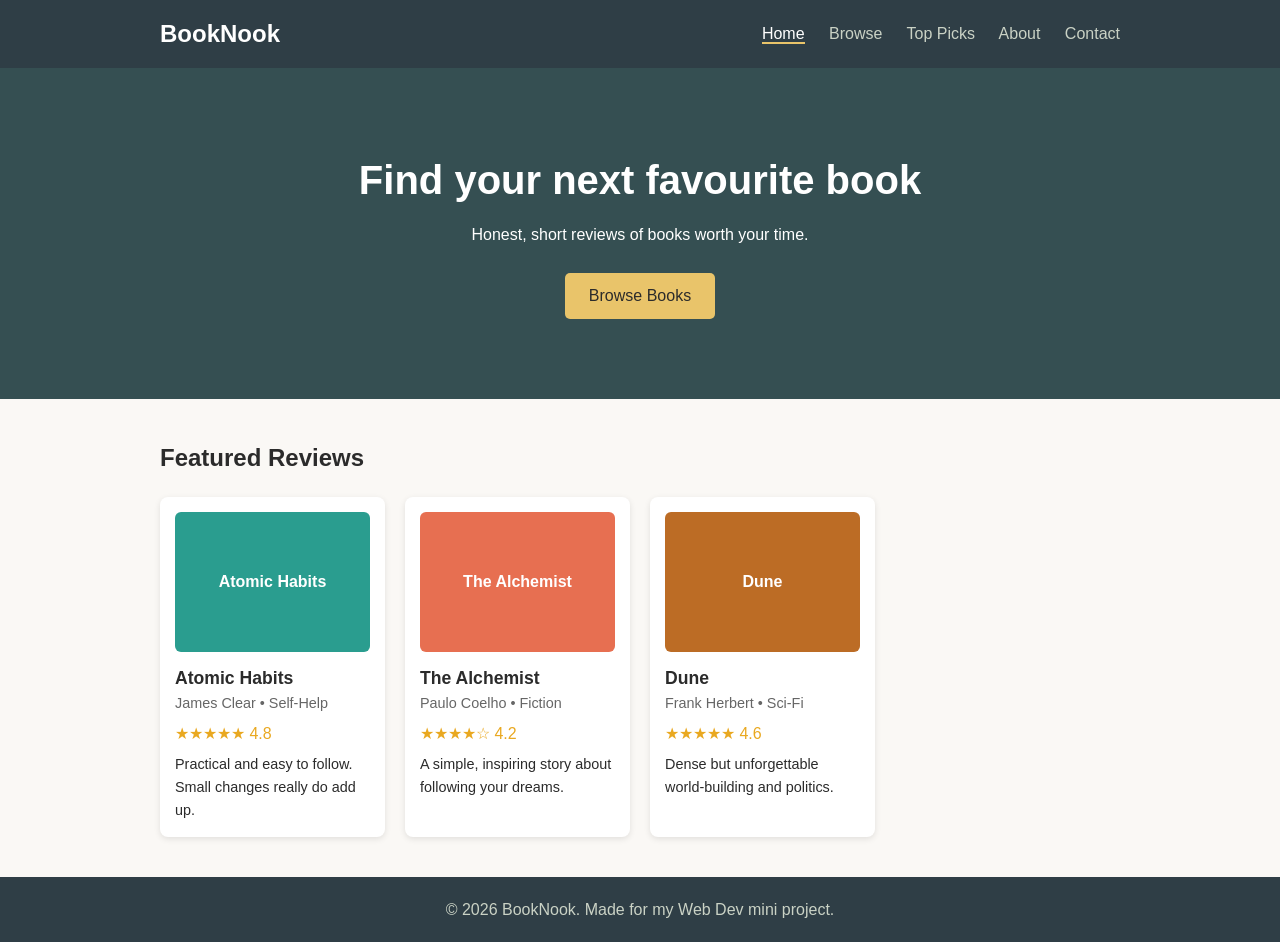
<file: index.html>
<!DOCTYPE html>
<html lang="en">
<head>
  <meta charset="UTF-8">
  <meta name="viewport" content="width=device-width, initial-scale=1.0">
  <title>BookNook | Home</title>
  <link rel="stylesheet" href="style.css">
</head>
<body>
  <header>
    <nav>
      <a class="logo" href="index.html">BookNook</a>
      <div class="links">
        <a href="index.html" class="active">Home</a>
        <a href="browse.html">Browse</a>
        <a href="top-picks.html">Top Picks</a>
        <a href="about.html">About</a>
        <a href="contact.html">Contact</a>
      </div>
    </nav>
  </header>

  <section class="hero">
    <h1>Find your next favourite book</h1>
    <p>Honest, short reviews of books worth your time.</p>
    <a class="btn" href="browse.html">Browse Books</a>
  </section>

  <main>
    <h2>Featured Reviews</h2>
    <div class="grid" id="featuredGrid"></div>
  </main>

  <footer><p>&copy; 2026 BookNook. Made for my Web Dev mini project.</p></footer>
  <script src="script.js"></script>
</body>
</html>
</file>
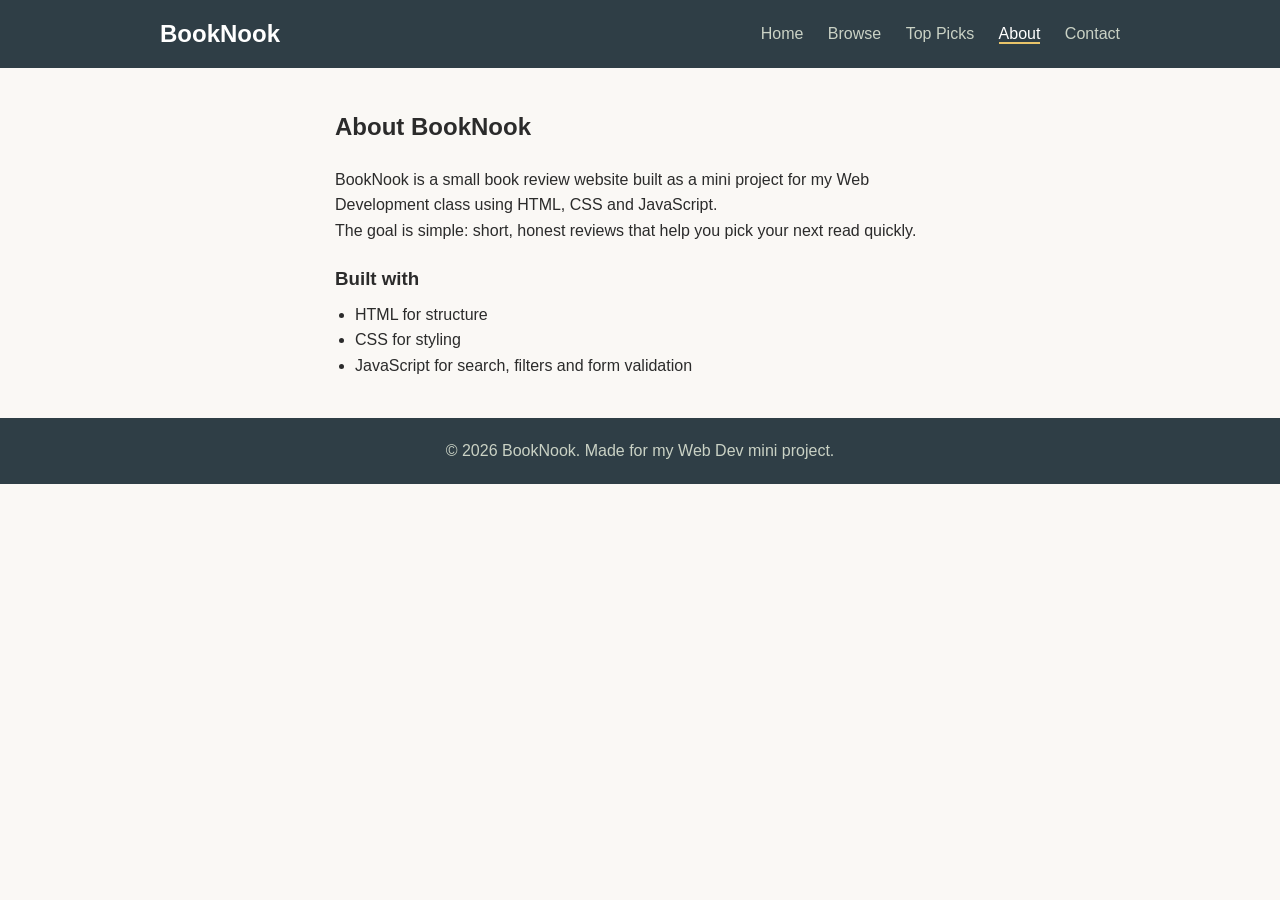
<file: about.html>
<!DOCTYPE html>
<html lang="en">
<head>
  <meta charset="UTF-8">
  <meta name="viewport" content="width=device-width, initial-scale=1.0">
  <title>BookNook | About</title>
  <link rel="stylesheet" href="style.css">
</head>
<body>
  <header>
    <nav>
      <a class="logo" href="index.html">BookNook</a>
      <div class="links">
        <a href="index.html">Home</a>
        <a href="browse.html">Browse</a>
        <a href="top-picks.html">Top Picks</a>
        <a href="about.html" class="active">About</a>
        <a href="contact.html">Contact</a>
      </div>
    </nav>
  </header>

  <main class="narrow">
    <h2>About BookNook</h2>
    <p>BookNook is a small book review website built as a mini project for my Web Development class using HTML, CSS and JavaScript.</p>
    <p>The goal is simple: short, honest reviews that help you pick your next read quickly.</p>
    <h3>Built with</h3>
    <ul>
      <li>HTML for structure</li>
      <li>CSS for styling</li>
      <li>JavaScript for search, filters and form validation</li>
    </ul>
  </main>

  <footer><p>&copy; 2026 BookNook. Made for my Web Dev mini project.</p></footer>
  <script src="script.js"></script>
</body>
</html>
</file>
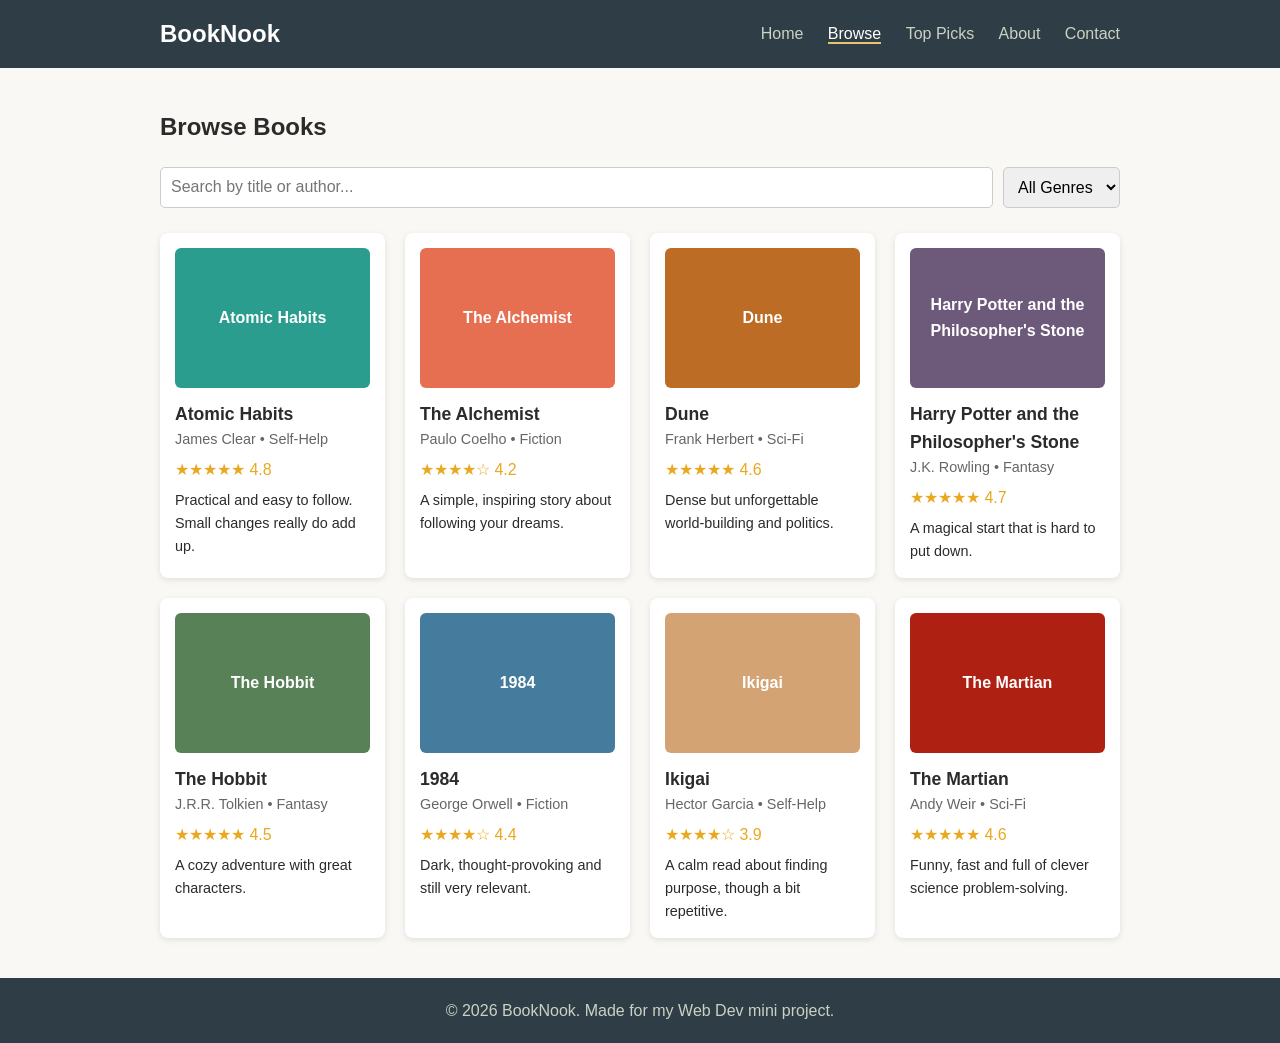
<file: browse.html>
<!DOCTYPE html>
<html lang="en">
<head>
  <meta charset="UTF-8">
  <meta name="viewport" content="width=device-width, initial-scale=1.0">
  <title>BookNook | Browse</title>
  <link rel="stylesheet" href="style.css">
</head>
<body>
  <header>
    <nav>
      <a class="logo" href="index.html">BookNook</a>
      <div class="links">
        <a href="index.html">Home</a>
        <a href="browse.html" class="active">Browse</a>
        <a href="top-picks.html">Top Picks</a>
        <a href="about.html">About</a>
        <a href="contact.html">Contact</a>
      </div>
    </nav>
  </header>

  <main>
    <h2>Browse Books</h2>
    <div class="filters">
      <input type="text" id="search" placeholder="Search by title or author...">
      <select id="genre">
        <option value="all">All Genres</option>
        <option value="Fiction">Fiction</option>
        <option value="Fantasy">Fantasy</option>
        <option value="Self-Help">Self-Help</option>
        <option value="Sci-Fi">Sci-Fi</option>
      </select>
    </div>
    <p id="noResults" class="hidden">No books found.</p>
    <div class="grid" id="bookGrid"></div>
  </main>

  <footer><p>&copy; 2026 BookNook. Made for my Web Dev mini project.</p></footer>
  <script src="script.js"></script>
</body>
</html>
</file>
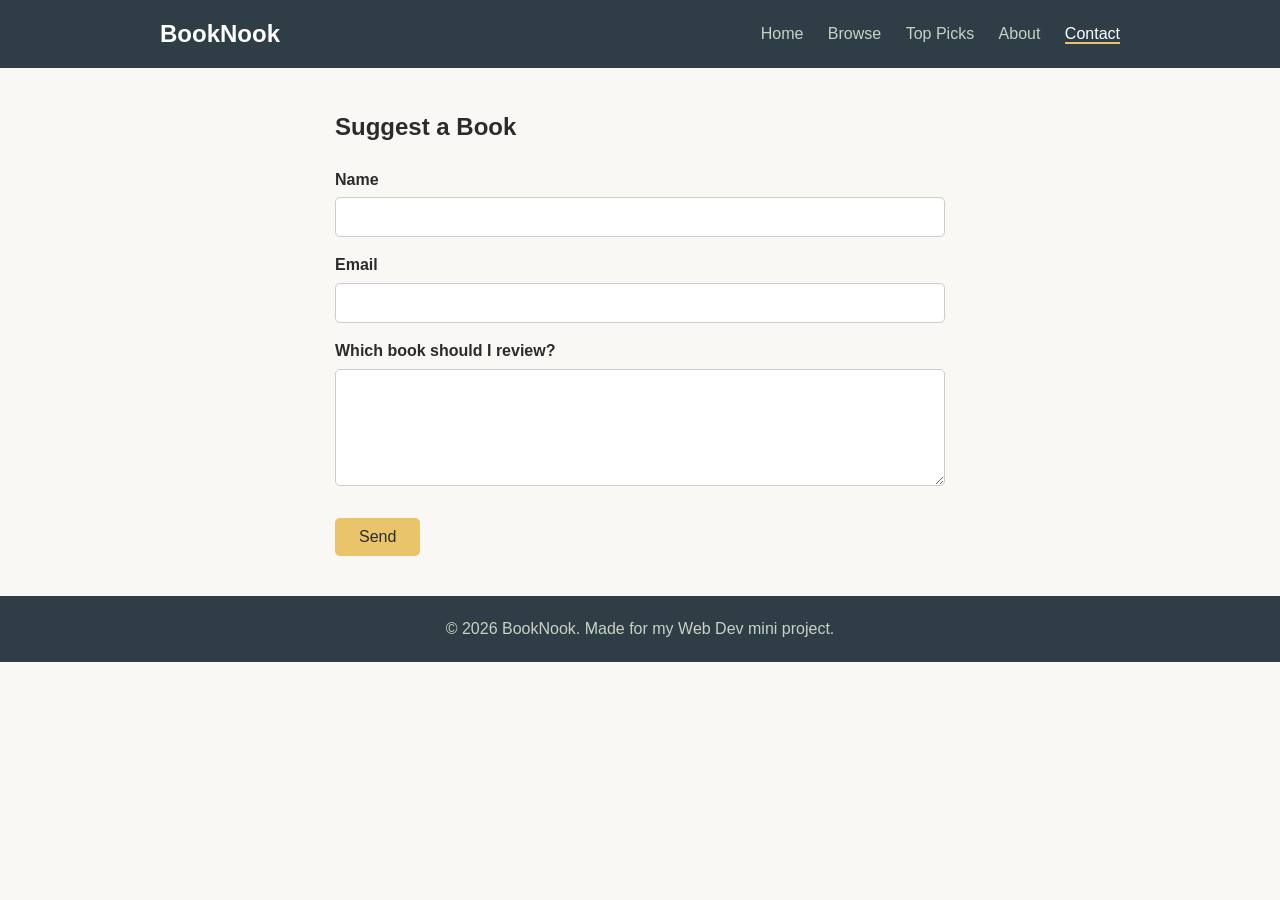
<file: contact.html>
<!DOCTYPE html>
<html lang="en">
<head>
  <meta charset="UTF-8">
  <meta name="viewport" content="width=device-width, initial-scale=1.0">
  <title>BookNook | Contact</title>
  <link rel="stylesheet" href="style.css">
</head>
<body>
  <header>
    <nav>
      <a class="logo" href="index.html">BookNook</a>
      <div class="links">
        <a href="index.html">Home</a>
        <a href="browse.html">Browse</a>
        <a href="top-picks.html">Top Picks</a>
        <a href="about.html">About</a>
        <a href="contact.html" class="active">Contact</a>
      </div>
    </nav>
  </header>

  <main class="narrow">
    <h2>Suggest a Book</h2>
    <form id="contactForm">
      <label for="name">Name</label>
      <input type="text" id="name">

      <label for="email">Email</label>
      <input type="text" id="email">

      <label for="message">Which book should I review?</label>
      <textarea id="message" rows="5"></textarea>

      <p id="formMsg"></p>
      <button type="submit" class="btn">Send</button>
    </form>
  </main>

  <footer><p>&copy; 2026 BookNook. Made for my Web Dev mini project.</p></footer>
  <script src="script.js"></script>
</body>
</html>
</file>
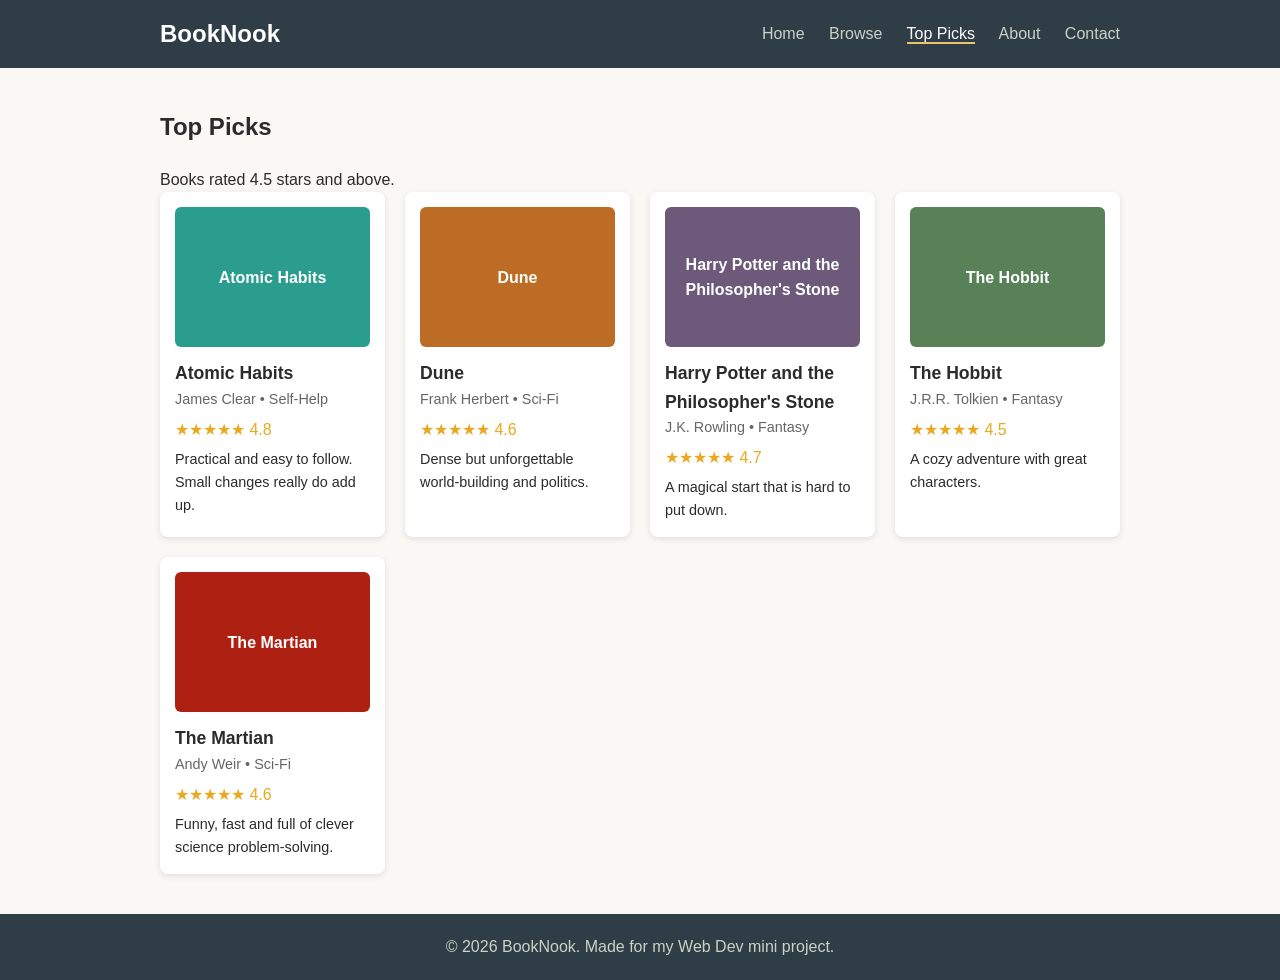
<file: top-picks.html>
<!DOCTYPE html>
<html lang="en">
<head>
  <meta charset="UTF-8">
  <meta name="viewport" content="width=device-width, initial-scale=1.0">
  <title>BookNook | Top Picks</title>
  <link rel="stylesheet" href="style.css">
</head>
<body>
  <header>
    <nav>
      <a class="logo" href="index.html">BookNook</a>
      <div class="links">
        <a href="index.html">Home</a>
        <a href="browse.html">Browse</a>
        <a href="top-picks.html" class="active">Top Picks</a>
        <a href="about.html">About</a>
        <a href="contact.html">Contact</a>
      </div>
    </nav>
  </header>

  <main>
    <h2>Top Picks</h2>
    <p>Books rated 4.5 stars and above.</p>
    <div class="grid" id="topGrid"></div>
  </main>

  <footer><p>&copy; 2026 BookNook. Made for my Web Dev mini project.</p></footer>
  <script src="script.js"></script>
</body>
</html>
</file>
<file: style.css>
* { margin: 0; padding: 0; box-sizing: border-box; }

body {
  font-family: Arial, sans-serif;
  background: #faf8f5;
  color: #2b2b2b;
  line-height: 1.6;
}

header { background: #2f3e46; }
nav {
  max-width: 1000px;
  margin: auto;
  padding: 15px 20px;
  display: flex;
  justify-content: space-between;
  align-items: center;
  flex-wrap: wrap;
}
.logo { color: #fff; font-size: 1.5rem; font-weight: bold; text-decoration: none; }
.links a { color: #cad2c5; text-decoration: none; margin-left: 20px; }
.links a:hover, .links a.active { color: #fff; border-bottom: 2px solid #e9c46a; }

.hero {
  background: #354f52;
  color: #fff;
  text-align: center;
  padding: 80px 20px;
}
.hero h1 { font-size: 2.5rem; margin-bottom: 10px; }
.hero p { margin-bottom: 25px; }

.btn {
  display: inline-block;
  background: #e9c46a;
  color: #2b2b2b;
  padding: 10px 24px;
  border: none;
  border-radius: 5px;
  text-decoration: none;
  font-size: 1rem;
  cursor: pointer;
}
.btn:hover { background: #f4d58d; }

main { max-width: 1000px; margin: 40px auto; padding: 0 20px; }
main.narrow { max-width: 650px; }
h2 { margin-bottom: 20px; }
h3 { margin: 20px 0 8px; }
ul { margin-left: 20px; }

.grid {
  display: grid;
  grid-template-columns: repeat(auto-fill, minmax(220px, 1fr));
  gap: 20px;
}
.card {
  background: #fff;
  border-radius: 8px;
  padding: 15px;
  box-shadow: 0 2px 6px rgba(0,0,0,0.1);
  transition: transform 0.2s;
}
.card:hover { transform: translateY(-5px); }
.cover {
  height: 140px;
  border-radius: 6px;
  color: #fff;
  display: flex;
  align-items: center;
  justify-content: center;
  text-align: center;
  padding: 10px;
  font-weight: bold;
  margin-bottom: 12px;
}
.card h3 { margin: 0; font-size: 1.1rem; }
.author { color: #666; font-size: 0.9rem; }
.stars { color: #e9a820; margin: 6px 0; }
.review { font-size: 0.9rem; }

.filters { display: flex; gap: 10px; margin-bottom: 25px; flex-wrap: wrap; }
.filters input, .filters select {
  padding: 10px;
  border: 1px solid #ccc;
  border-radius: 5px;
  font-size: 1rem;
}
.filters input { flex: 1; min-width: 200px; }

form label { display: block; margin-top: 15px; font-weight: bold; }
form input, form textarea {
  width: 100%;
  padding: 10px;
  margin-top: 5px;
  border: 1px solid #ccc;
  border-radius: 5px;
  font-size: 1rem;
}
form .btn { margin-top: 15px; }
#formMsg { margin-top: 10px; font-weight: bold; }
.error { color: #c0392b; }
.success { color: #2e7d32; }
.hidden { display: none; }

footer {
  background: #2f3e46;
  color: #cad2c5;
  text-align: center;
  padding: 20px;
  margin-top: 40px;
}

@media (max-width: 600px) {
  .links a { margin: 0 10px 0 0; }
  .hero h1 { font-size: 1.8rem; }
}
</file>
